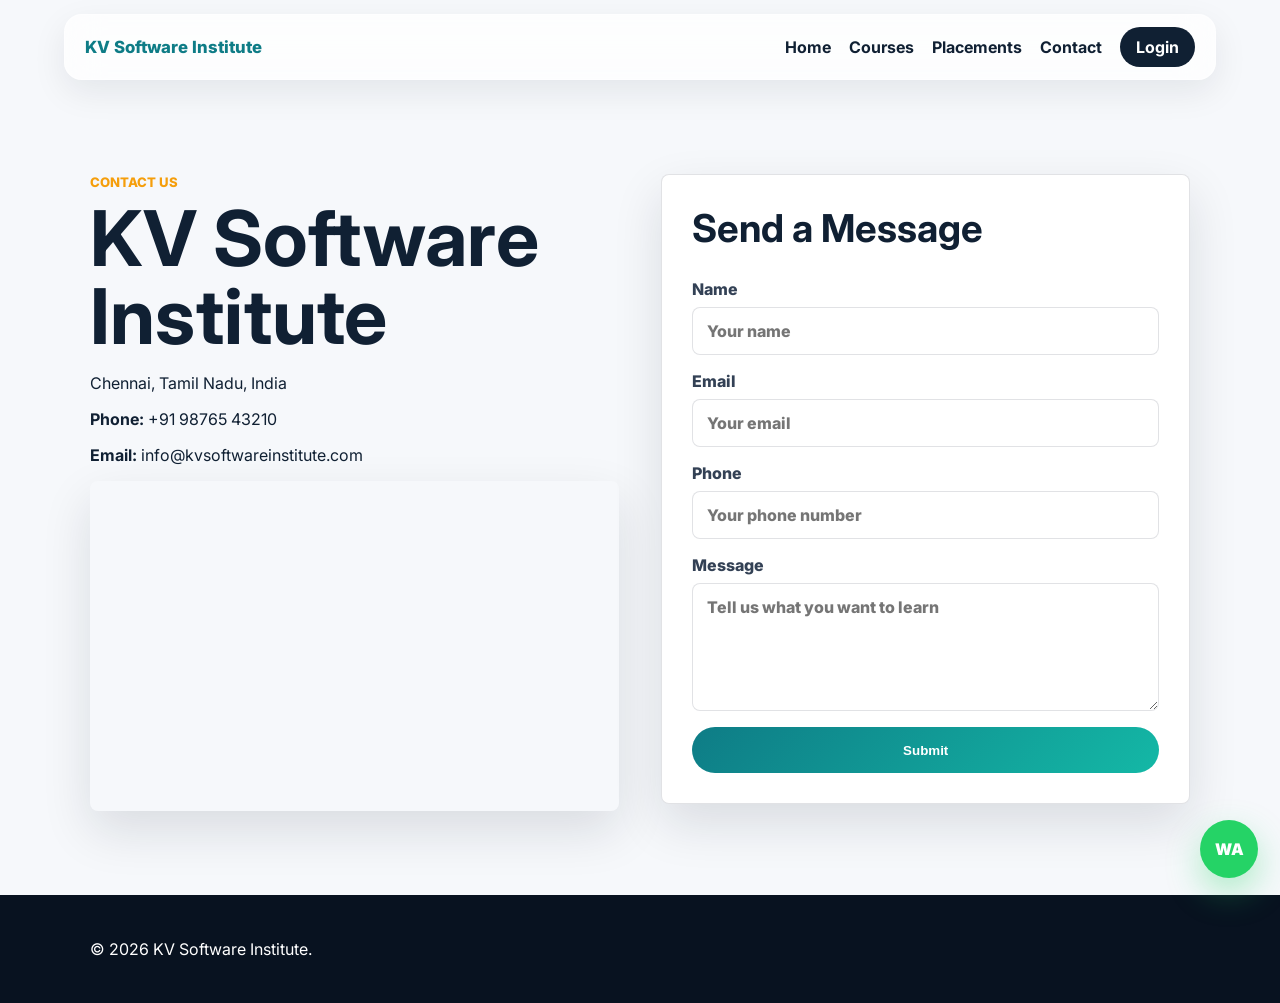
<file: contact.html>
<!doctype html>
<html lang="en">
<head>
  <meta charset="UTF-8" />
  <meta name="viewport" content="width=device-width, initial-scale=1.0" />
  <title>KV Software Institute | Contact</title>
  <link rel="preconnect" href="https://fonts.googleapis.com" />
  <link rel="preconnect" href="https://fonts.gstatic.com" crossorigin />
  <link href="https://fonts.googleapis.com/css2?family=Inter:wght@400;500;600;700;800&display=swap" rel="stylesheet" />
  <link rel="stylesheet" href="styles.css" />
</head>
<body>
  <header class="site-header">
    <nav class="navbar">
      <a class="logo" href="index.html">KV Software Institute</a>
      <button class="menu-toggle" id="menuToggle" aria-label="Toggle menu">☰</button>
      <div class="nav-links" id="navLinks">
        <a href="index.html">Home</a>
        <a href="courses.html">Courses</a>
        <a href="placements.html">Placements</a>
        <a href="contact.html">Contact</a>
        <a class="login-link" href="login.html" id="loginStatus">Login</a>
      </div>
    </nav>
  </header>

  <main class="page-main">
    <section class="contact-layout">
      <div class="contact-info reveal">
        <p class="eyebrow">Contact Us</p>
        <h1>KV Software Institute</h1>
        <p>Chennai, Tamil Nadu, India</p>
        <p><strong>Phone:</strong> +91 98765 43210</p>
        <p><strong>Email:</strong> info@kvsoftwareinstitute.com</p>
        <iframe title="KV Software Institute Location" src="https://www.google.com/maps?q=Chennai,Tamil%20Nadu&output=embed" loading="lazy"></iframe>
      </div>
      <form class="contact-form reveal" id="contactForm">
        <h2>Send a Message</h2>
        <label>Name<input type="text" required placeholder="Your name" /></label>
        <label>Email<input type="email" required placeholder="Your email" /></label>
        <label>Phone<input type="tel" required placeholder="Your phone number" /></label>
        <label>Message<textarea rows="5" required placeholder="Tell us what you want to learn"></textarea></label>
        <button class="btn btn-primary" type="submit">Submit</button>
      </form>
    </section>
  </main>

  <a class="whatsapp-float" href="https://wa.me/919876543210" target="_blank" aria-label="Chat on WhatsApp">WA</a>
  <footer class="footer"><p>© 2026 KV Software Institute.</p></footer>
  <script src="script.js"></script>
</body>
</html>
</file>
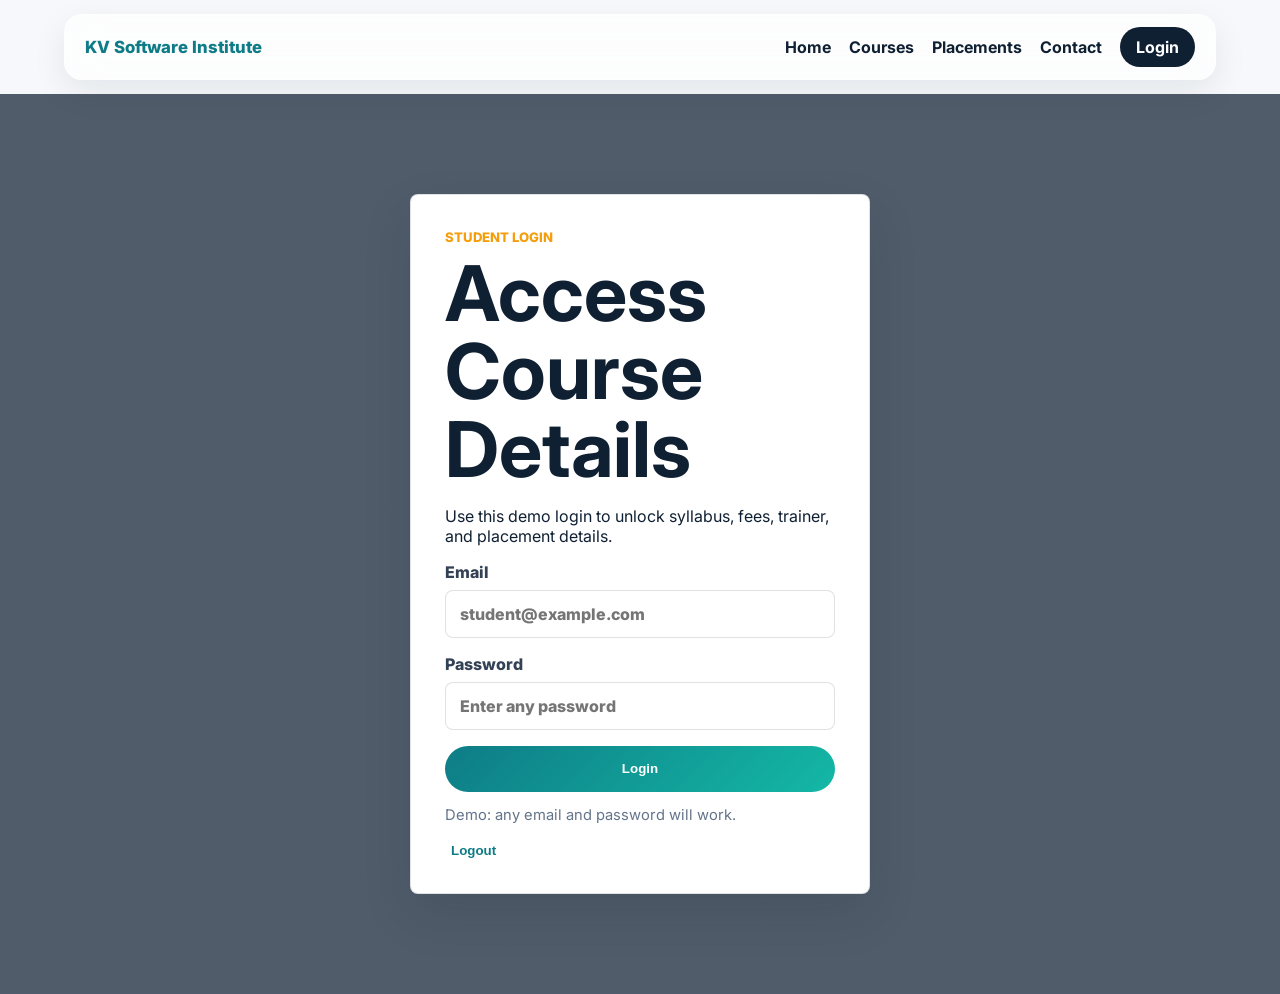
<file: course-details.html>
<!doctype html>
<html lang="en">
<head>
  <meta charset="UTF-8" />
  <meta name="viewport" content="width=device-width, initial-scale=1.0" />
  <title>KV Software Institute | Course Details</title>
  <link rel="preconnect" href="https://fonts.googleapis.com" />
  <link rel="preconnect" href="https://fonts.gstatic.com" crossorigin />
  <link href="https://fonts.googleapis.com/css2?family=Inter:wght@400;500;600;700;800&display=swap" rel="stylesheet" />
  <link rel="stylesheet" href="styles.css" />
</head>
<body>
  <header class="site-header">
    <nav class="navbar">
      <a class="logo" href="index.html">KV Software Institute</a>
      <button class="menu-toggle" id="menuToggle" aria-label="Toggle menu">☰</button>
      <div class="nav-links" id="navLinks">
        <a href="index.html">Home</a>
        <a href="courses.html">Courses</a>
        <a href="placements.html">Placements</a>
        <a href="contact.html">Contact</a>
        <a class="login-link" href="login.html" id="loginStatus">Login</a>
      </div>
    </nav>
  </header>

  <main class="page-main">
    <section class="course-detail-layout" id="courseDetails"></section>
  </main>

  <a class="whatsapp-float" href="https://wa.me/919876543210" target="_blank" aria-label="Chat on WhatsApp">WA</a>
  <footer class="footer">
    <p>© 2026 KV Software Institute.</p>
  </footer>

  <script src="script.js"></script>
</body>
</html>
</file>
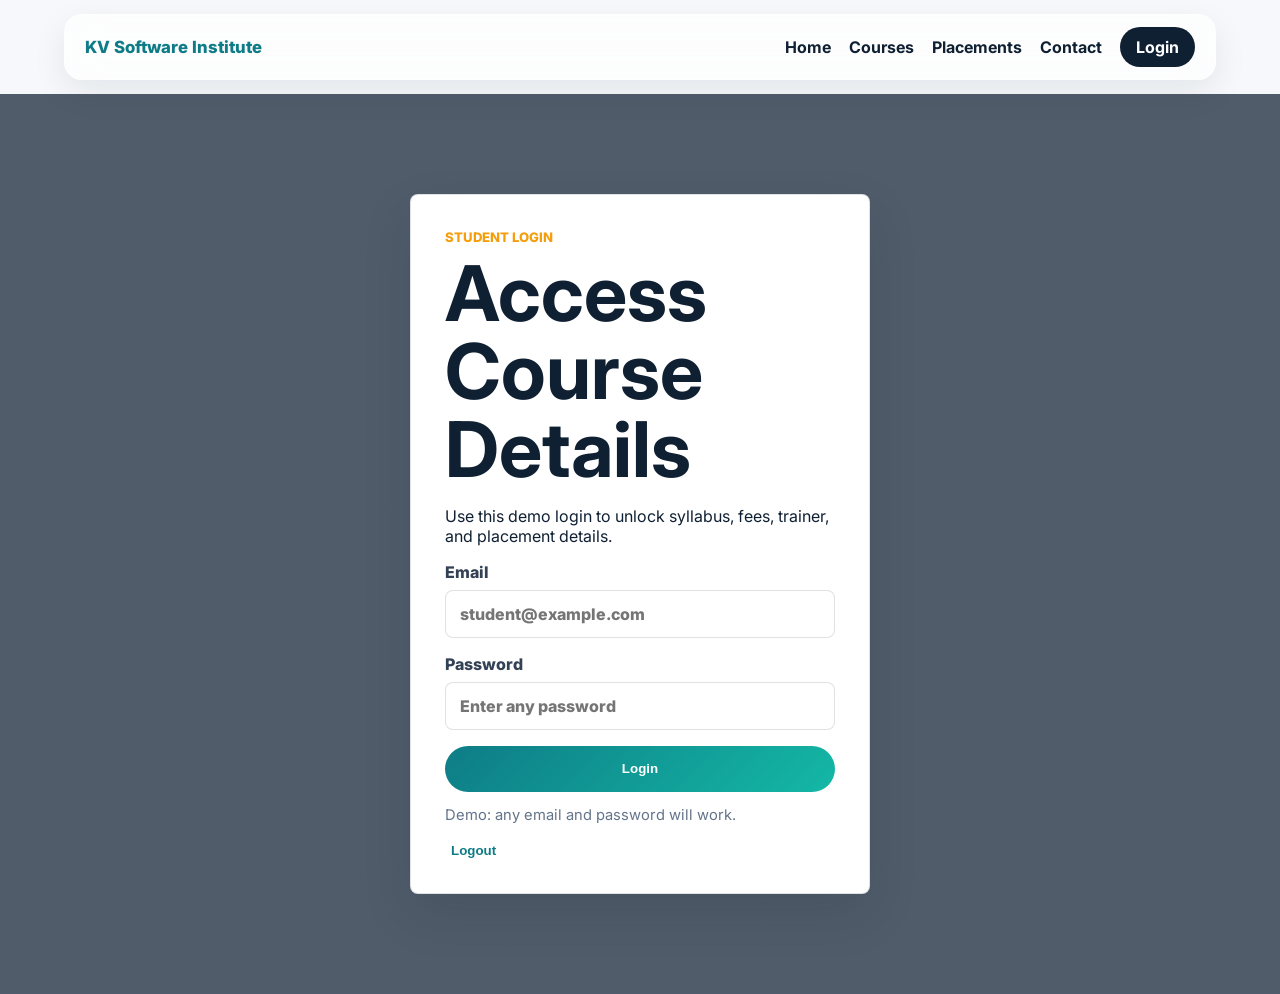
<file: login.html>
<!doctype html>
<html lang="en">
<head>
  <meta charset="UTF-8" />
  <meta name="viewport" content="width=device-width, initial-scale=1.0" />
  <title>KV Software Institute | Login</title>
  <link rel="preconnect" href="https://fonts.googleapis.com" />
  <link rel="preconnect" href="https://fonts.gstatic.com" crossorigin />
  <link href="https://fonts.googleapis.com/css2?family=Inter:wght@400;500;600;700;800&display=swap" rel="stylesheet" />
  <link rel="stylesheet" href="styles.css" />
</head>
<body>
  <header class="site-header">
    <nav class="navbar">
      <a class="logo" href="index.html">KV Software Institute</a>
      <button class="menu-toggle" id="menuToggle" aria-label="Toggle menu">☰</button>
      <div class="nav-links" id="navLinks">
        <a href="index.html">Home</a>
        <a href="courses.html">Courses</a>
        <a href="placements.html">Placements</a>
        <a href="contact.html">Contact</a>
        <a class="login-link" href="login.html" id="loginStatus">Login</a>
      </div>
    </nav>
  </header>

  <main class="auth-page">
    <section class="auth-card reveal">
      <p class="eyebrow">Student Login</p>
      <h1>Access Course Details</h1>
      <p>Use this demo login to unlock syllabus, fees, trainer, and placement details.</p>
      <form id="loginForm">
        <label>Email
          <input type="email" id="email" placeholder="student@example.com" required />
        </label>
        <label>Password
          <input type="password" id="password" placeholder="Enter any password" required />
        </label>
        <button class="btn btn-primary" type="submit">Login</button>
      </form>
      <p class="form-note">Demo: any email and password will work.</p>
      <button class="text-button" id="logoutButton" type="button">Logout</button>
    </section>
  </main>

  <script src="script.js"></script>
</body>
</html>
</file>
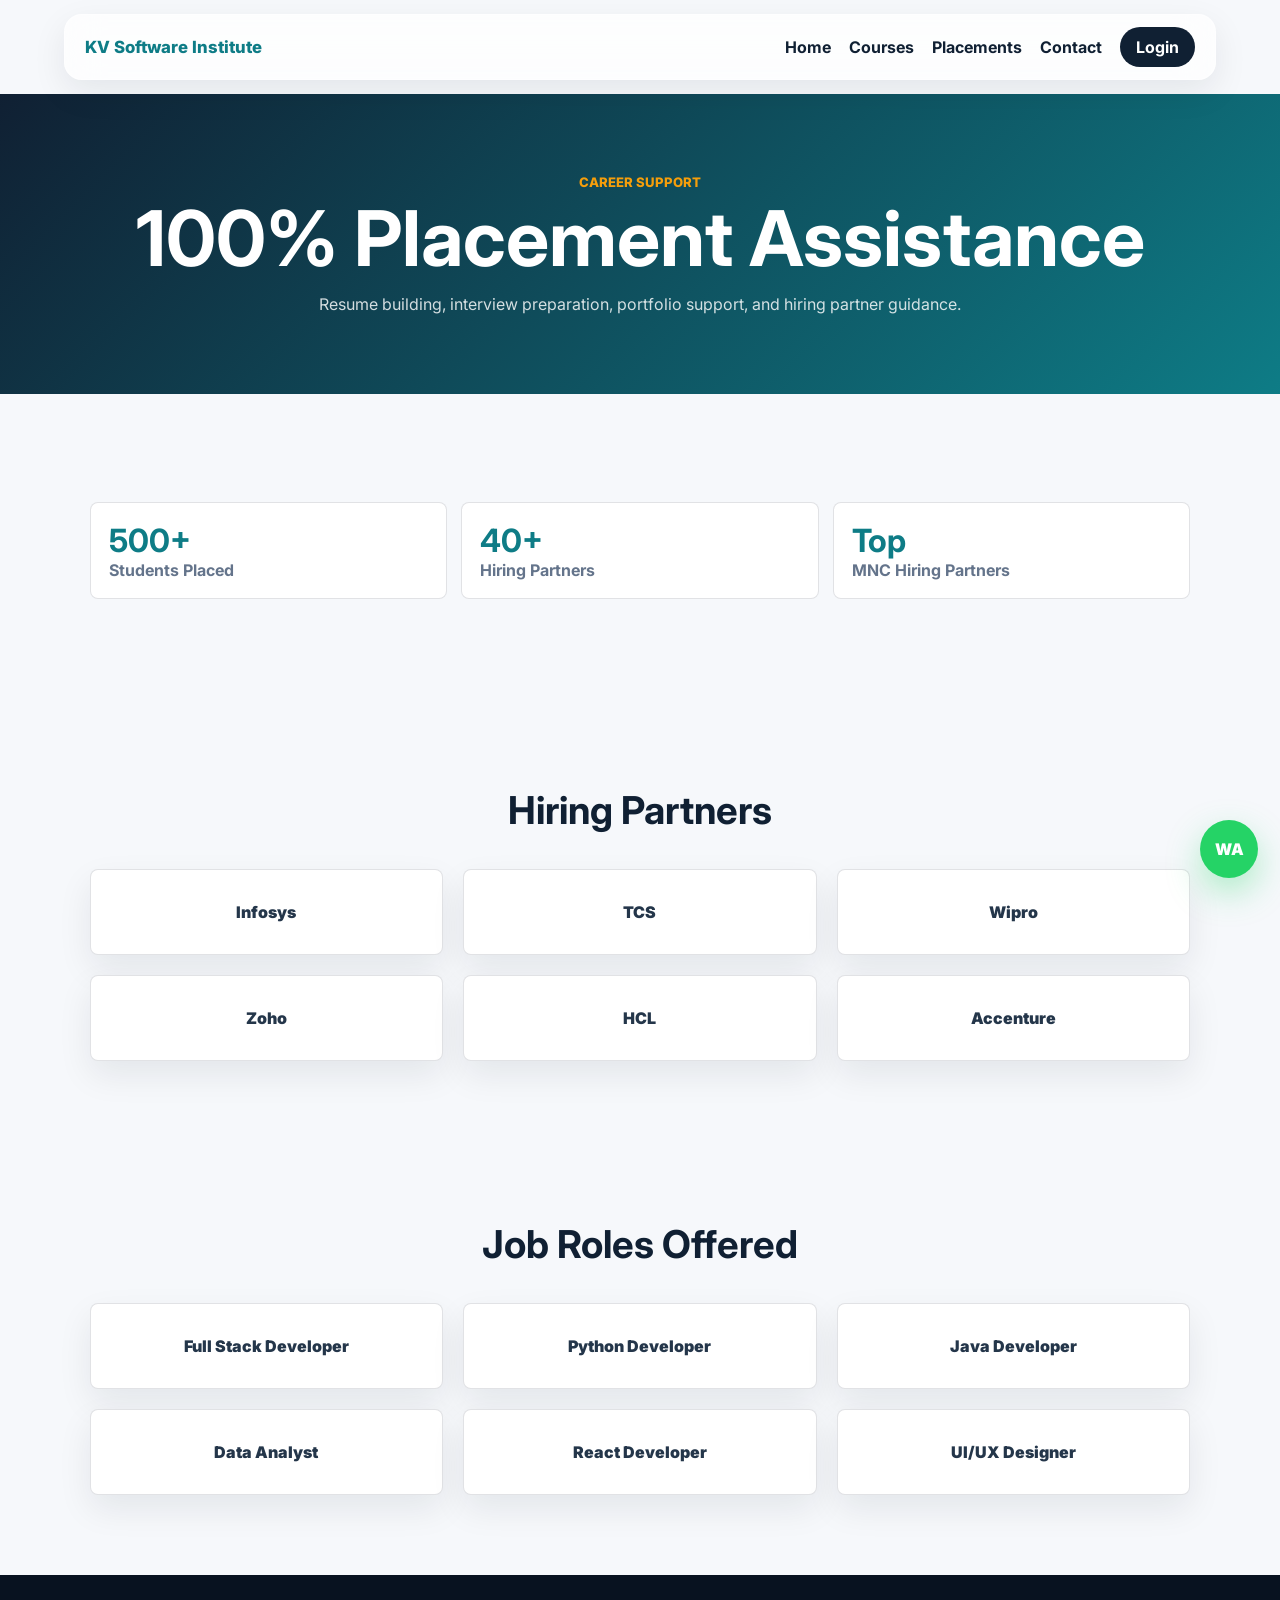
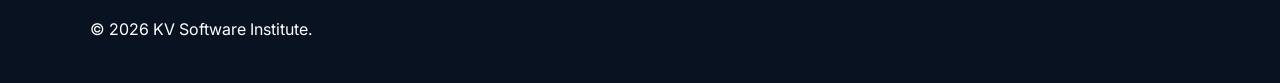
<file: placements.html>
<!doctype html>
<html lang="en">
<head>
  <meta charset="UTF-8" />
  <meta name="viewport" content="width=device-width, initial-scale=1.0" />
  <title>KV Software Institute | Placements</title>
  <link rel="preconnect" href="https://fonts.googleapis.com" />
  <link rel="preconnect" href="https://fonts.gstatic.com" crossorigin />
  <link href="https://fonts.googleapis.com/css2?family=Inter:wght@400;500;600;700;800&display=swap" rel="stylesheet" />
  <link rel="stylesheet" href="styles.css" />
</head>
<body>
  <header class="site-header">
    <nav class="navbar">
      <a class="logo" href="index.html">KV Software Institute</a>
      <button class="menu-toggle" id="menuToggle" aria-label="Toggle menu">☰</button>
      <div class="nav-links" id="navLinks">
        <a href="index.html">Home</a>
        <a href="courses.html">Courses</a>
        <a href="placements.html">Placements</a>
        <a href="contact.html">Contact</a>
        <a class="login-link" href="login.html" id="loginStatus">Login</a>
      </div>
    </nav>
  </header>

  <main class="page-main">
    <section class="page-hero">
      <p class="eyebrow">Career Support</p>
      <h1>100% Placement Assistance</h1>
      <p>Resume building, interview preparation, portfolio support, and hiring partner guidance.</p>
    </section>
    <section class="section stats-section">
      <div class="stats wide">
        <div><strong>500+</strong><span>Students Placed</span></div>
        <div><strong>40+</strong><span>Hiring Partners</span></div>
        <div><strong>Top</strong><span>MNC Hiring Partners</span></div>
      </div>
    </section>
    <section class="section">
      <div class="section-heading reveal"><h2>Hiring Partners</h2></div>
      <div class="logo-grid reveal">
        <span>Infosys</span><span>TCS</span><span>Wipro</span><span>Zoho</span><span>HCL</span><span>Accenture</span>
      </div>
    </section>
    <section class="section">
      <div class="section-heading reveal"><h2>Job Roles Offered</h2></div>
      <div class="role-grid">
        <span>Full Stack Developer</span><span>Python Developer</span><span>Java Developer</span><span>Data Analyst</span><span>React Developer</span><span>UI/UX Designer</span>
      </div>
    </section>
  </main>

  <a class="whatsapp-float" href="https://wa.me/919876543210" target="_blank" aria-label="Chat on WhatsApp">WA</a>
  <footer class="footer"><p>© 2026 KV Software Institute.</p></footer>
  <script src="script.js"></script>
</body>
</html>
</file>
<file: styles.css>
:root {
  --bg: #f6f8fb;
  --ink: #102033;
  --muted: #64748b;
  --primary: #0e7c86;
  --accent: #f59e0b;
  --card: #ffffff;
  --line: rgba(15, 23, 42, 0.12);
  --shadow: 0 20px 50px rgba(15, 23, 42, 0.12);
}

* {
  box-sizing: border-box;
}

html {
  scroll-behavior: smooth;
}

body {
  margin: 0;
  font-family: "Inter", Arial, sans-serif;
  color: var(--ink);
  background: var(--bg);
}

a {
  color: inherit;
  text-decoration: none;
}

img {
  max-width: 100%;
  display: block;
}

.site-header {
  position: sticky;
  top: 0;
  z-index: 20;
  padding: 14px 5vw;
}

.navbar {
  min-height: 64px;
  display: flex;
  align-items: center;
  justify-content: space-between;
  gap: 24px;
  padding: 12px 20px;
  border: 1px solid rgba(255, 255, 255, 0.5);
  border-radius: 18px;
  background: rgba(255, 255, 255, 0.72);
  backdrop-filter: blur(18px);
  box-shadow: 0 12px 34px rgba(15, 23, 42, 0.08);
}

.logo {
  font-size: 1.05rem;
  font-weight: 800;
  color: var(--primary);
}

.nav-links {
  display: flex;
  align-items: center;
  gap: 18px;
  font-weight: 700;
}

.login-link {
  padding: 10px 16px;
  border-radius: 999px;
  background: #102033;
  color: white;
}

.menu-toggle {
  display: none;
  border: 0;
  background: var(--primary);
  color: white;
  width: 42px;
  height: 42px;
  border-radius: 12px;
  font-size: 1.25rem;
}

.hero {
  position: relative;
  min-height: 86vh;
  display: flex;
  align-items: center;
  padding: 8vh 7vw;
  margin-top: -92px;
  color: white;
  overflow: hidden;
  background: url("https://images.unsplash.com/photo-1516321318423-f06f85e504b3?auto=format&fit=crop&w=1800&q=80") center/cover;
}

.hero-overlay {
  position: absolute;
  inset: 0;
  background: linear-gradient(90deg, rgba(8, 18, 32, 0.9), rgba(14, 124, 134, 0.55), rgba(8, 18, 32, 0.24));
}

.hero-content {
  position: relative;
  max-width: 820px;
  padding-top: 70px;
}

.eyebrow {
  margin: 0 0 10px;
  color: var(--accent);
  font-size: 0.82rem;
  font-weight: 800;
  letter-spacing: 0;
  text-transform: uppercase;
}

h1,
h2,
h3,
p {
  overflow-wrap: anywhere;
}

h1 {
  margin: 0;
  font-size: clamp(2.4rem, 6vw, 5.8rem);
  line-height: 1.02;
}

h2 {
  margin: 0 0 12px;
  font-size: clamp(1.8rem, 3vw, 3rem);
}

.hero-subtitle {
  max-width: 760px;
  margin: 24px 0;
  font-size: clamp(1rem, 2vw, 1.35rem);
  line-height: 1.7;
}

.hero-actions,
.detail-actions {
  display: flex;
  flex-wrap: wrap;
  gap: 14px;
}

.btn {
  display: inline-flex;
  align-items: center;
  justify-content: center;
  min-height: 46px;
  padding: 12px 20px;
  border: 0;
  border-radius: 999px;
  cursor: pointer;
  font-weight: 800;
  transition: transform 0.2s ease, box-shadow 0.2s ease;
}

.btn:hover {
  transform: translateY(-2px);
  box-shadow: 0 14px 28px rgba(15, 23, 42, 0.16);
}

.btn-primary {
  background: linear-gradient(135deg, var(--primary), #14b8a6);
  color: white;
}

.btn-secondary {
  background: white;
  color: #102033;
}

.section,
.feature-band,
.page-hero,
.contact-layout,
.auth-page,
.course-detail-layout {
  padding: 80px 7vw;
}

.section-heading {
  max-width: 740px;
  margin: 0 auto 36px;
  text-align: center;
}

.section-heading p {
  color: var(--muted);
  line-height: 1.7;
}

.course-grid {
  display: grid;
  grid-template-columns: repeat(3, minmax(0, 1fr));
  gap: 22px;
}

.course-card,
.feature-card,
.testimonial,
.auth-card,
.contact-form,
.detail-card {
  border: 1px solid var(--line);
  border-radius: 8px;
  background: var(--card);
  box-shadow: var(--shadow);
}

.course-card {
  display: flex;
  min-height: 330px;
  flex-direction: column;
  overflow: hidden;
  transition: transform 0.25s ease, box-shadow 0.25s ease;
}

.course-card:hover {
  transform: translateY(-8px) scale(1.01);
  box-shadow: 0 28px 70px rgba(15, 23, 42, 0.18);
}

.course-card img {
  height: 150px;
  width: 100%;
  object-fit: cover;
}

.course-card-body {
  display: flex;
  flex: 1;
  flex-direction: column;
  gap: 10px;
  padding: 22px;
}

.course-card-body p {
  color: var(--muted);
  line-height: 1.6;
}

.course-meta {
  display: grid;
  gap: 8px;
  margin: auto 0 8px;
  color: #334155;
  font-size: 0.94rem;
}

.feature-band {
  display: grid;
  grid-template-columns: repeat(5, minmax(0, 1fr));
  gap: 16px;
  background: #102033;
}

.feature-card {
  padding: 24px;
  background: rgba(255, 255, 255, 0.08);
  color: white;
  box-shadow: none;
}

.feature-card p {
  color: rgba(255, 255, 255, 0.74);
  line-height: 1.65;
}

.split-section,
.contact-layout,
.course-detail-layout {
  display: grid;
  grid-template-columns: 1fr 1fr;
  gap: 42px;
  align-items: center;
}

.section-image {
  width: 100%;
  min-height: 430px;
  object-fit: cover;
  border-radius: 8px;
  box-shadow: var(--shadow);
}

.stats {
  display: grid;
  grid-template-columns: repeat(3, minmax(0, 1fr));
  gap: 14px;
  margin: 28px 0;
}

.stats div {
  padding: 18px;
  border-radius: 8px;
  background: white;
  border: 1px solid var(--line);
}

.stats strong {
  display: block;
  color: var(--primary);
  font-size: 2rem;
}

.stats span {
  color: var(--muted);
  font-weight: 700;
}

.testimonial-grid,
.role-grid,
.logo-grid {
  display: grid;
  grid-template-columns: repeat(3, minmax(0, 1fr));
  gap: 20px;
}

.testimonial {
  padding: 26px;
}

.testimonial p {
  color: var(--muted);
  line-height: 1.7;
}

.testimonial h4 {
  margin-bottom: 4px;
}

.testimonial span {
  color: var(--primary);
  font-weight: 800;
}

.faq-list {
  max-width: 850px;
  margin: auto;
  display: grid;
  gap: 14px;
}

details {
  padding: 20px;
  border: 1px solid var(--line);
  border-radius: 8px;
  background: white;
}

summary {
  cursor: pointer;
  font-weight: 800;
}

.page-main {
  min-height: 70vh;
}

.page-hero {
  text-align: center;
  background: linear-gradient(135deg, #102033, #0e7c86);
  color: white;
}

.page-hero p:last-child {
  max-width: 700px;
  margin: 16px auto 0;
  color: rgba(255, 255, 255, 0.82);
}

.logo-grid span,
.role-grid span {
  min-height: 86px;
  display: grid;
  place-items: center;
  padding: 18px;
  border: 1px solid var(--line);
  border-radius: 8px;
  background: white;
  font-weight: 900;
  color: #24364a;
  box-shadow: 0 14px 34px rgba(15, 23, 42, 0.08);
}

.auth-page {
  min-height: 100vh;
  display: grid;
  place-items: center;
  background: linear-gradient(rgba(16, 32, 51, 0.72), rgba(16, 32, 51, 0.72)), url("https://images.unsplash.com/photo-1498050108023-c5249f4df085?auto=format&fit=crop&w=1600&q=80") center/cover;
}

.auth-card {
  width: min(460px, 100%);
  padding: 34px;
}

form {
  display: grid;
  gap: 16px;
}

label {
  display: grid;
  gap: 8px;
  color: #334155;
  font-weight: 800;
}

input,
textarea {
  width: 100%;
  border: 1px solid var(--line);
  border-radius: 8px;
  padding: 13px 14px;
  font: inherit;
}

.form-note {
  color: var(--muted);
  font-size: 0.92rem;
}

.text-button {
  border: 0;
  background: transparent;
  color: var(--primary);
  cursor: pointer;
  font-weight: 800;
}

.detail-card {
  padding: 28px;
}

.detail-card ul {
  padding-left: 20px;
  line-height: 1.8;
  color: #334155;
}

.contact-layout {
  align-items: start;
}

.contact-info iframe {
  width: 100%;
  height: 330px;
  border: 0;
  border-radius: 8px;
  box-shadow: var(--shadow);
}

.contact-form {
  padding: 30px;
}

.whatsapp-float {
  position: fixed;
  right: 22px;
  bottom: 22px;
  z-index: 30;
  display: grid;
  place-items: center;
  width: 58px;
  height: 58px;
  border-radius: 50%;
  background: #25d366;
  color: white;
  font-weight: 900;
  box-shadow: 0 14px 34px rgba(37, 211, 102, 0.35);
}

.footer {
  display: flex;
  justify-content: space-between;
  gap: 20px;
  padding: 28px 7vw;
  background: #081220;
  color: white;
}

.footer div {
  display: flex;
  gap: 16px;
}

.reveal {
  opacity: 0;
  transform: translateY(24px);
  transition: opacity 0.7s ease, transform 0.7s ease;
}

.reveal.visible {
  opacity: 1;
  transform: translateY(0);
}

@media (max-width: 980px) {
  .course-grid,
  .feature-band,
  .testimonial-grid,
  .role-grid,
  .logo-grid,
  .split-section,
  .contact-layout,
  .course-detail-layout {
    grid-template-columns: 1fr 1fr;
  }
}

@media (max-width: 720px) {
  .site-header {
    padding: 10px 4vw;
  }

  .menu-toggle {
    display: block;
  }

  .nav-links {
    position: absolute;
    left: 4vw;
    right: 4vw;
    top: 82px;
    display: none;
    flex-direction: column;
    align-items: stretch;
    padding: 18px;
    border-radius: 8px;
    background: white;
    box-shadow: var(--shadow);
  }

  .nav-links.open {
    display: flex;
  }

  .hero {
    min-height: 92vh;
    padding: 110px 6vw 56px;
  }

  .course-grid,
  .feature-band,
  .testimonial-grid,
  .role-grid,
  .logo-grid,
  .split-section,
  .contact-layout,
  .course-detail-layout,
  .stats {
    grid-template-columns: 1fr;
  }

  .section,
  .feature-band,
  .page-hero,
  .contact-layout,
  .auth-page,
  .course-detail-layout {
    padding: 58px 5vw;
  }

  .footer {
    flex-direction: column;
  }
}
</file>
